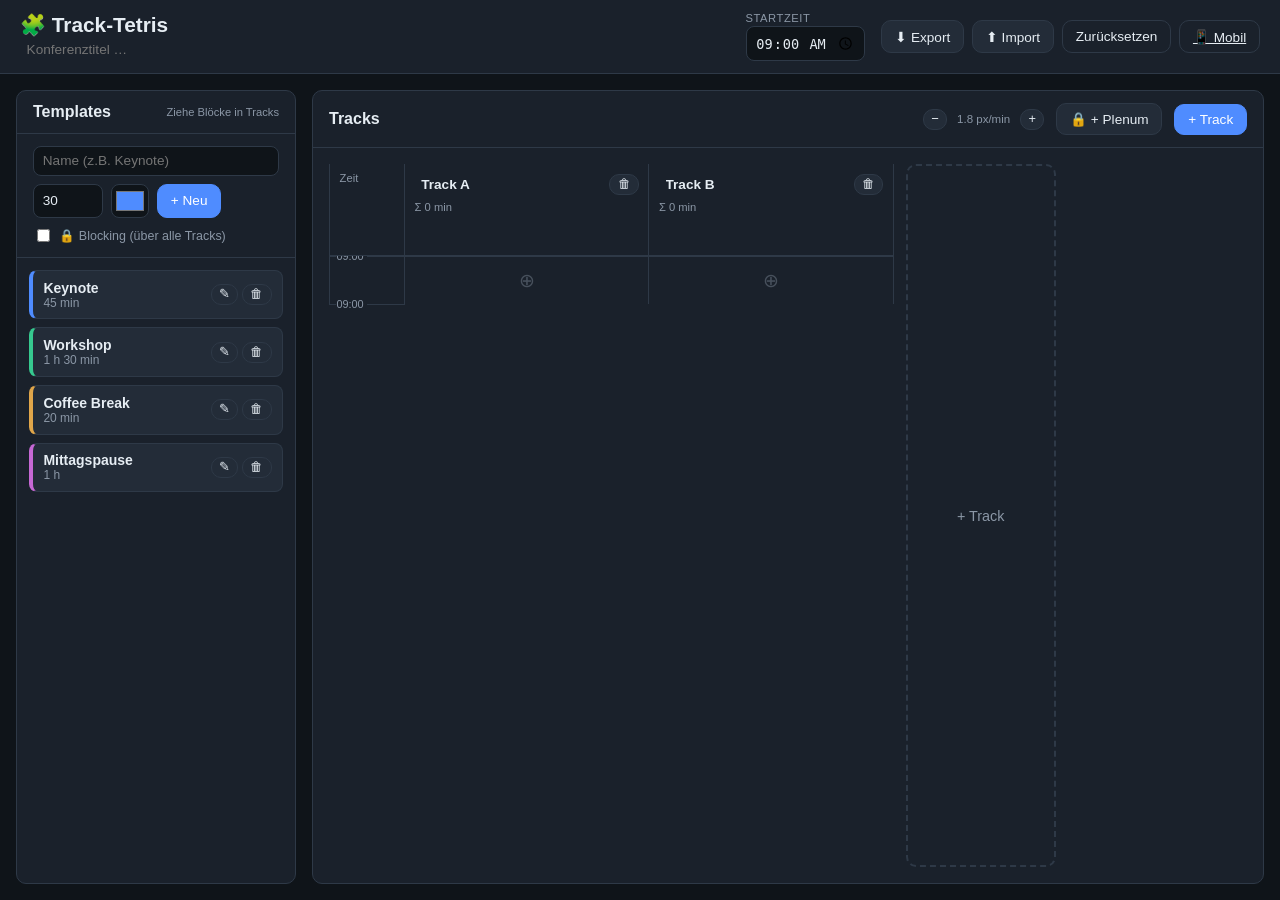
<file: index.html>
<!DOCTYPE html>
<html lang="de">
<head>
  <meta charset="UTF-8" />
  <meta name="viewport" content="width=device-width, initial-scale=1.0" />
  <title>Track-Tetris – Konferenz-Zeitplaner</title>
  <link rel="stylesheet" href="styles.css?v=7c915bd" />
  <script>
    // Mobilgeräte direkt auf die Mobil-Version leiten (außer der Nutzer
    // wählt bewusst Desktop: ?desktop oder zuvor gesetztes Flag).
    (function () {
      try {
        var params = new URLSearchParams(location.search);
        if (params.has('desktop')) sessionStorage.setItem('tt-force-desktop', '1');
        var forced = sessionStorage.getItem('tt-force-desktop');
        var isMobile = window.matchMedia('(max-width: 700px)').matches ||
          /Mobi|Android|iPhone|iPod/i.test(navigator.userAgent);
        if (isMobile && !forced) location.replace('mobile.html');
      } catch (_) { /* im Zweifel Desktop anzeigen */ }
    })();
  </script>
</head>
<body>
  <header class="app-header">
    <div class="brand">
      <h1>🧩 Track-Tetris</h1>
      <input type="text" id="confTitle" class="conf-title" placeholder="Konferenztitel …" maxlength="120" />
    </div>
    <div class="header-controls">
      <label class="start-time">
        Startzeit
        <input type="time" id="startTime" value="09:00" />
      </label>
      <div class="header-buttons">
        <button id="exportBtn" class="btn btn-secondary" title="Als JSON exportieren">⬇ Export</button>
        <button id="importBtn" class="btn btn-secondary" title="JSON laden">⬆ Import</button>
        <input type="file" id="importFile" accept="application/json,.json" hidden />
        <button id="resetBtn" class="btn btn-ghost" title="Alles zurücksetzen">Zurücksetzen</button>
        <a href="mobile.html" class="btn btn-ghost" title="Touch-optimierte Mobil-Version">📱 Mobil</a>
      </div>
    </div>
  </header>

  <main class="layout">
    <!-- Template-Palette -->
    <aside class="palette panel">
      <div class="panel-head">
        <h2>Templates</h2>
        <span class="hint">Ziehe Blöcke in Tracks</span>
      </div>

      <form id="templateForm" class="template-form">
        <input type="text" id="tplName" placeholder="Name (z.B. Keynote)" required />
        <div class="row">
          <input type="number" id="tplDuration" placeholder="Min." min="1" value="30" required />
          <input type="color" id="tplColor" value="#4f8cff" title="Farbe" />
          <button type="submit" class="btn btn-primary">+ Neu</button>
        </div>
        <label class="tpl-blocking" title="Erzeugt beim Platzieren ein Plenum über alle Tracks">
          <input type="checkbox" id="tplBlocking" /> 🔒 Blocking (über alle Tracks)
        </label>
      </form>

      <ul id="templateList" class="template-list"></ul>
    </aside>

    <!-- Track-Board -->
    <section class="board panel">
      <div class="panel-head">
        <h2>Tracks</h2>
        <div class="board-tools">
          <div class="zoom" title="Zeitachse zoomen">
            <button id="zoomOut" class="btn btn-icon" type="button">−</button>
            <span id="zoomLabel" class="zoom-label"></span>
            <button id="zoomIn" class="btn btn-icon" type="button">+</button>
          </div>
          <button id="addPlenumBtn" class="btn btn-secondary" title="Plenum-Block über alle Tracks (z.B. Keynote, Closing)">🔒 + Plenum</button>
          <button id="addTrackBtn" class="btn btn-primary">+ Track</button>
        </div>
      </div>
      <div id="trackBoard" class="track-board"></div>
    </section>
  </main>

  <!-- Edit-Dialog (Blöcke, Lücken, Templates) -->
  <div id="modal" class="modal-overlay" hidden>
    <form id="modalForm" class="modal">
      <h3 id="modalTitle"></h3>
      <div id="modalFields" class="modal-fields"></div>
      <div class="modal-actions">
        <button type="button" id="modalCancel" class="btn btn-ghost">Abbrechen</button>
        <button type="submit" id="modalSave" class="btn btn-primary">Speichern</button>
      </div>
    </form>
  </div>

  <div id="toast" class="toast" hidden></div>

  <script src="core.js?v=7c915bd"></script>
  <script src="app.js?v=7c915bd"></script>
</body>
</html>
</file>
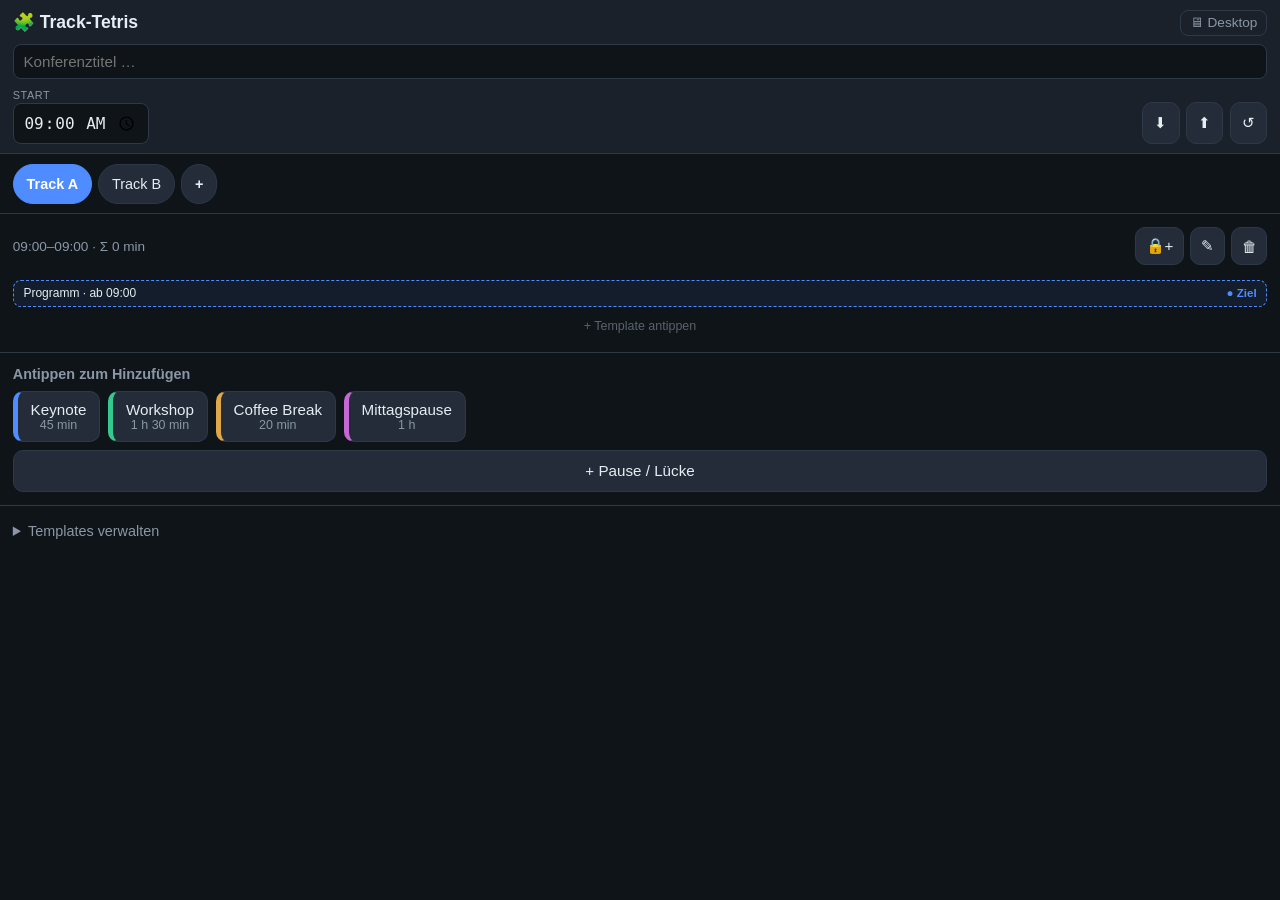
<file: mobile.html>
<!DOCTYPE html>
<html lang="de">
<head>
  <meta charset="UTF-8" />
  <meta name="viewport" content="width=device-width, initial-scale=1.0, maximum-scale=1.0, user-scalable=no" />
  <title>Track-Tetris Mobil</title>
  <link rel="stylesheet" href="mobile.css?v=7c915bd" />
</head>
<body>
  <header class="m-header">
    <div class="m-title">
      <strong>🧩 Track-Tetris</strong>
      <a href="index.html?desktop=1" class="m-link" title="Desktop-Version">🖥 Desktop</a>
    </div>
    <input type="text" id="confTitle" class="m-conf-title" placeholder="Konferenztitel …" maxlength="120" />
    <div class="m-controls">
      <label class="m-start">
        Start
        <input type="time" id="startTime" value="09:00" />
      </label>
      <div class="m-iobtns">
        <button id="exportBtn" class="m-btn" title="Export">⬇</button>
        <button id="importBtn" class="m-btn" title="Import">⬆</button>
        <input type="file" id="importFile" accept="application/json,.json" hidden />
        <button id="resetBtn" class="m-btn" title="Zurücksetzen">↺</button>
      </div>
    </div>
  </header>

  <!-- Track-Auswahl -->
  <nav class="m-tabs" id="trackTabs"></nav>

  <!-- Aktiver Track: Zeitplan -->
  <section class="m-panel">
    <div class="m-panel-head">
      <span id="trackSummary" class="m-summary"></span>
      <div class="m-track-actions">
        <button id="addPlenumBtn" class="m-btn" title="Plenum über alle Tracks">🔒+</button>
        <button id="renameTrackBtn" class="m-btn" title="Track umbenennen">✎</button>
        <button id="delTrackBtn" class="m-btn" title="Track löschen">🗑</button>
      </div>
    </div>
    <ul id="blockList" class="m-blocks"></ul>
  </section>

  <!-- Hinzufügen: Templates antippen -->
  <section class="m-palette">
    <h2>Antippen zum Hinzufügen <span id="addTarget" class="m-target"></span></h2>
    <div id="tplButtons" class="m-tpl-buttons"></div>
    <button id="addGapBtn" class="m-btn m-wide">+ Pause / Lücke</button>
  </section>

  <!-- Templates verwalten -->
  <details class="m-manage">
    <summary>Templates verwalten</summary>
    <form id="templateForm" class="m-tpl-form">
      <input type="text" id="tplName" placeholder="Name (z.B. Keynote)" required />
      <div class="m-row">
        <input type="number" id="tplDuration" placeholder="Min." min="1" value="30" required />
        <input type="color" id="tplColor" value="#4f8cff" />
        <button type="submit" class="m-btn m-primary">+ Neu</button>
      </div>
      <label class="m-check"><input type="checkbox" id="tplBlocking" /> 🔒 Blocking (über alle Tracks)</label>
    </form>
    <ul id="tplManageList" class="m-tpl-manage"></ul>
  </details>

  <!-- Edit-Dialog -->
  <div id="modal" class="m-modal-overlay" hidden>
    <form id="modalForm" class="m-modal">
      <h3 id="modalTitle"></h3>
      <div id="modalFields" class="m-modal-fields"></div>
      <div class="m-modal-actions">
        <button type="button" id="modalCancel" class="m-btn">Abbrechen</button>
        <button type="submit" class="m-btn m-primary">Speichern</button>
      </div>
    </form>
  </div>

  <div id="toast" class="m-toast" hidden></div>

  <script src="core.js?v=7c915bd"></script>
  <script src="mobile.js?v=7c915bd"></script>
</body>
</html>
</file>
<file: styles.css>
:root {
  --bg: #0f1419;
  --panel: #1a212b;
  --panel-2: #232c38;
  --border: #2e3947;
  --text: #e6edf3;
  --muted: #8b97a6;
  --primary: #4f8cff;
  --primary-dark: #3b6fd4;
  --danger: #ff5f56;
  --radius: 10px;
  --shadow: 0 4px 14px rgba(0, 0, 0, 0.35);
}

* { box-sizing: border-box; }

html, body {
  margin: 0;
  height: 100%;
}

body {
  background: var(--bg);
  color: var(--text);
  font-family: -apple-system, BlinkMacSystemFont, "Segoe UI", Roboto, Helvetica, Arial, sans-serif;
  font-size: 14px;
  display: flex;
  flex-direction: column;
}

/* Header */
.app-header {
  display: flex;
  align-items: center;
  justify-content: space-between;
  gap: 1rem;
  padding: 0.75rem 1.25rem;
  background: var(--panel);
  border-bottom: 1px solid var(--border);
  flex-wrap: wrap;
}

.brand h1 {
  margin: 0;
  font-size: 1.3rem;
}

.brand .subtitle {
  color: var(--muted);
  font-size: 0.8rem;
}
.conf-title {
  display: block;
  margin-top: 2px;
  width: 240px;
  max-width: 50vw;
  background: transparent;
  border: 1px solid transparent;
  color: var(--muted);
  font-size: 0.85rem;
  padding: 0.15rem 0.35rem;
}
.conf-title:hover { border-color: var(--border); }
.conf-title:focus { color: var(--text); border-color: var(--primary); background: var(--bg); }

.header-controls {
  display: flex;
  align-items: center;
  gap: 1rem;
  flex-wrap: wrap;
}

.start-time {
  display: flex;
  flex-direction: column;
  font-size: 0.7rem;
  color: var(--muted);
  text-transform: uppercase;
  letter-spacing: 0.05em;
}

.start-time input {
  margin-top: 2px;
}

.header-buttons {
  display: flex;
  gap: 0.5rem;
}

/* Buttons */
.btn {
  border: 1px solid var(--border);
  background: var(--panel-2);
  color: var(--text);
  padding: 0.45rem 0.8rem;
  border-radius: var(--radius);
  cursor: pointer;
  font-size: 0.85rem;
  transition: background 0.15s, border-color 0.15s, transform 0.05s;
}

.btn:hover { background: #2c3744; }
.btn:active { transform: translateY(1px); }

.btn-primary {
  background: var(--primary);
  border-color: var(--primary);
  color: #fff;
}
.btn-primary:hover { background: var(--primary-dark); }

.btn-ghost { background: transparent; }
.btn-secondary { }

.btn-icon {
  padding: 0.2rem 0.45rem;
  font-size: 0.8rem;
  line-height: 1;
}

input, select {
  background: var(--bg);
  border: 1px solid var(--border);
  color: var(--text);
  border-radius: 8px;
  padding: 0.4rem 0.55rem;
  font-size: 0.85rem;
}
input:focus, select:focus { outline: 2px solid var(--primary); outline-offset: -1px; }
input[type="color"] { padding: 2px; width: 38px; height: 34px; cursor: pointer; }

/* Layout */
.layout {
  flex: 1;
  display: grid;
  grid-template-columns: 280px 1fr;
  gap: 1rem;
  padding: 1rem;
  min-height: 0;
  overflow: hidden;
}

.panel {
  background: var(--panel);
  border: 1px solid var(--border);
  border-radius: var(--radius);
  display: flex;
  flex-direction: column;
  min-height: 0;
}

.panel-head {
  display: flex;
  align-items: center;
  justify-content: space-between;
  padding: 0.75rem 1rem;
  border-bottom: 1px solid var(--border);
}
.panel-head h2 { margin: 0; font-size: 1rem; }
.panel-head .hint { color: var(--muted); font-size: 0.7rem; }

/* Template palette */
.template-form {
  padding: 0.75rem 1rem;
  border-bottom: 1px solid var(--border);
  display: flex;
  flex-direction: column;
  gap: 0.5rem;
}
.template-form .row {
  display: flex;
  gap: 0.5rem;
}
.template-form #tplName { width: 100%; }
.template-form #tplDuration { width: 70px; }
.tpl-blocking {
  display: flex;
  align-items: center;
  gap: 0.4rem;
  font-size: 0.78rem;
  color: var(--muted);
  cursor: pointer;
}
.tpl-blocking input { width: auto; }

.template-list {
  list-style: none;
  margin: 0;
  padding: 0.75rem;
  overflow-y: auto;
  display: flex;
  flex-direction: column;
  gap: 0.5rem;
}

.template-chip {
  display: flex;
  align-items: center;
  gap: 0.5rem;
  padding: 0.55rem 0.65rem;
  border-radius: 8px;
  border: 1px solid var(--border);
  background: var(--panel-2);
  cursor: grab;
  border-left: 4px solid var(--chip-color, var(--primary));
}
.template-chip:active { cursor: grabbing; }
.template-chip.dragging { opacity: 0.4; }
.template-chip.is-blocking {
  border-style: solid;
  box-shadow: inset 0 0 0 1px var(--chip-color, var(--primary));
}

.template-chip .tpl-info { flex: 1; min-width: 0; }
.template-chip .tpl-name {
  font-weight: 600;
  white-space: nowrap;
  overflow: hidden;
  text-overflow: ellipsis;
}
.template-chip .tpl-dur { color: var(--muted); font-size: 0.75rem; }
.template-chip .tpl-actions { display: flex; gap: 0.25rem; }

.empty-hint {
  color: var(--muted);
  font-size: 0.8rem;
  text-align: center;
  padding: 1rem;
  font-style: italic;
}

/* Board tools / zoom */
.board { overflow: hidden; }
.board-tools { display: flex; align-items: center; gap: 0.75rem; }
.zoom { display: flex; align-items: center; gap: 0.3rem; }
.zoom-label {
  font-size: 0.72rem;
  color: var(--muted);
  min-width: 64px;
  text-align: center;
  font-variant-numeric: tabular-nums;
}

/* Timeline board (horizontal lanes, shared vertical time axis) */
.track-board {
  flex: 1;
  display: flex;
  gap: 0;
  padding: 1rem;
  overflow: auto;
  align-items: flex-start;
}

.lane {
  flex: 0 0 220px;
  display: flex;
  flex-direction: column;
  border-right: 1px solid var(--border);
}
.lane:first-child { border-left: 1px solid var(--border); }

.lane-head {
  position: sticky;
  top: 0;
  z-index: 3;
  height: 92px;
  box-sizing: border-box;
  background: var(--panel);
  border-bottom: 1px solid var(--border);
  padding: 0.5rem 0.6rem;
  display: flex;
  flex-direction: column;
  gap: 0.3rem;
}
.lane-head .track-name-row { display: flex; align-items: center; gap: 0.35rem; }
.lane-head .track-name {
  flex: 1;
  min-width: 0;
  font-weight: 600;
  background: transparent;
  border: 1px solid transparent;
  padding: 0.2rem 0.35rem;
}
.lane-head .track-name:hover { border-color: var(--border); }
.lane-head .track-meta {
  font-size: 0.7rem;
  color: var(--muted);
  display: flex;
  justify-content: space-between;
  font-variant-numeric: tabular-nums;
}
.lane-head .add-gap {
  font-size: 0.72rem;
  padding: 0.25rem 0.4rem;
  align-self: flex-start;
}

/* Ruler lane */
.ruler-lane { flex: 0 0 76px; }
.ruler-lane .lane-head { background: var(--panel); }
.ruler-body { position: relative; flex: 1; }
.ruler-cell {
  position: relative;
  box-sizing: border-box;
  border-top: 1px solid var(--border);
}
.ruler-cell.is-plen { border-top-color: var(--primary); }
.ruler-cell.is-end { height: 0; }
.ruler-time {
  position: absolute;
  top: -1px;
  left: 0.4rem;
  font-size: 0.68rem;
  color: var(--muted);
  font-variant-numeric: tabular-nums;
  transform: translateY(-50%);
  background: var(--panel);
  padding-right: 3px;
}
.ruler-insert {
  position: absolute;
  bottom: 2px;
  left: 2px;
  right: 2px;
  font-size: 0.6rem;
  padding: 1px 0;
  border: 1px dashed var(--border);
  background: transparent;
  color: var(--muted);
  border-radius: 5px;
  cursor: pointer;
  opacity: 0;
  transition: opacity 0.12s;
}
.ruler-cell:hover .ruler-insert { opacity: 1; }
.ruler-insert:hover { border-color: var(--primary); color: var(--primary); }

/* Track body — Abschnitte (seg-zone) + Plenum-Bänder */
.lane-body { position: relative; flex: 1; display: flex; flex-direction: column; }

.seg-zone {
  position: relative;
  box-sizing: border-box;
  display: flex;
  flex-direction: column;
  border-top: 1px solid var(--border);
}
.seg-zone.drag-over { background-color: rgba(79, 140, 255, 0.10); }
.seg-zone.is-slim {
  align-items: center;
  justify-content: center;
  background: repeating-linear-gradient(45deg,
    rgba(139, 151, 166, 0.05) 0, rgba(139, 151, 166, 0.05) 6px,
    transparent 6px, transparent 12px);
}
.seg-slim-hint {
  font-size: 0.62rem;
  color: var(--muted);
  opacity: 0.55;
  pointer-events: none;
  letter-spacing: 0.03em;
}
.seg-zone.is-slim:hover .seg-slim-hint { opacity: 0.9; }
.seg-empty {
  flex: 1;
  display: flex;
  align-items: center;
  justify-content: center;
  color: var(--muted);
  opacity: 0.4;
  font-size: 1.2rem;
  pointer-events: none;
}
.seg-wait {
  background:
    repeating-linear-gradient(45deg,
      rgba(139, 151, 166, 0.07) 0, rgba(139, 151, 166, 0.07) 6px,
      transparent 6px, transparent 12px);
  pointer-events: none;
}

/* Plenum-Band (volle Breite, über alle Tracks gleich) */
.plenum-bar {
  position: relative;
  box-sizing: border-box;
  display: flex;
  flex-direction: column;
  justify-content: center;
  padding: 0.1rem 0.5rem;
  background: color-mix(in srgb, var(--block-color, var(--primary)) 22%, var(--panel));
  border-top: 2px solid var(--block-color, var(--primary));
  border-bottom: 2px solid var(--block-color, var(--primary));
  overflow: hidden;
}
.plenum-name {
  font-weight: 700;
  white-space: nowrap;
  overflow: hidden;
  text-overflow: ellipsis;
}
.plenum-time { font-size: 0.68rem; color: var(--muted); font-variant-numeric: tabular-nums; }
.plenum-actions {
  position: absolute;
  top: 2px;
  right: 3px;
  display: flex;
  gap: 2px;
  opacity: 0;
  transition: opacity 0.12s;
}
.plenum-bar:hover .plenum-actions { opacity: 1; }
.plenum-actions button {
  border: none;
  background: rgba(0, 0, 0, 0.35);
  color: var(--text);
  cursor: pointer;
  font-size: 0.78rem;
  line-height: 1;
  padding: 2px 5px;
  border-radius: 5px;
}
.plenum-actions .act-del:hover { background: var(--danger); color: #fff; }
.plenum-actions .act-edit:hover { background: var(--primary); color: #fff; }

.block {
  position: relative;
  box-sizing: border-box;
  flex: 0 0 auto;
  border-bottom: 1px solid var(--border);
  border-left: 5px solid var(--block-color, var(--primary));
  background: var(--block-bg, var(--panel));
  padding: 0.25rem 0.5rem;
  cursor: grab;
  overflow: hidden;
}
.block:active { cursor: grabbing; }
.block.dragging { opacity: 0.4; }
.block.is-gap {
  border-left-style: dashed;
  background:
    repeating-linear-gradient(45deg,
      rgba(139, 151, 166, 0.10) 0, rgba(139, 151, 166, 0.10) 7px,
      transparent 7px, transparent 14px);
  color: var(--muted);
  font-style: italic;
}
.block-time {
  font-size: 0.68rem;
  color: var(--muted);
  font-variant-numeric: tabular-nums;
  white-space: nowrap;
}
.block-name {
  font-weight: 600;
  white-space: nowrap;
  overflow: hidden;
  text-overflow: ellipsis;
}
.block-dur { font-size: 0.68rem; color: var(--muted); }
.block.is-tiny { padding-top: 0.1rem; padding-bottom: 0.1rem; }
.block.is-tiny .block-time,
.block.is-tiny .block-dur { display: none; }

.block-actions {
  position: absolute;
  top: 3px;
  right: 3px;
  display: flex;
  gap: 2px;
  opacity: 0;
  transition: opacity 0.12s;
}
.block:hover .block-actions { opacity: 1; }
.block-actions button {
  border: none;
  background: rgba(0, 0, 0, 0.35);
  color: var(--text);
  cursor: pointer;
  font-size: 0.78rem;
  line-height: 1;
  padding: 2px 5px;
  border-radius: 5px;
}
.block-actions .act-del:hover { background: var(--danger); color: #fff; }
.block-actions .act-edit:hover { background: var(--primary); color: #fff; }

.block-drop-placeholder {
  height: 0;
  border-top: 3px solid var(--primary);
  box-shadow: 0 0 6px var(--primary);
}
.block-drop-placeholder.plenum-drop {
  border-top: 5px solid #6e7bff;
  box-shadow: 0 0 8px #6e7bff;
  margin: 0 -0.6rem;
}

.add-track-tile {
  flex: 0 0 150px;
  align-self: stretch;
  margin-left: 0.75rem;
  border: 2px dashed var(--border);
  border-radius: var(--radius);
  background: transparent;
  color: var(--muted);
  cursor: pointer;
  font-size: 0.9rem;
}
.add-track-tile:hover { border-color: var(--primary); color: var(--primary); }

/* Modal */
.modal-overlay {
  position: fixed;
  inset: 0;
  background: rgba(0, 0, 0, 0.55);
  display: flex;
  align-items: center;
  justify-content: center;
  z-index: 100;
}
.modal-overlay[hidden] { display: none; }
.modal {
  background: var(--panel);
  border: 1px solid var(--border);
  border-radius: var(--radius);
  box-shadow: var(--shadow);
  width: min(360px, 92vw);
  padding: 1.25rem;
}
.modal h3 { margin: 0 0 1rem; font-size: 1.05rem; }
.modal-fields { display: flex; flex-direction: column; gap: 0.75rem; }
.modal-field { display: flex; flex-direction: column; gap: 0.25rem; }
.modal-field label { font-size: 0.72rem; color: var(--muted); text-transform: uppercase; letter-spacing: 0.04em; }
.modal-field input { width: 100%; }
.modal-field.is-check { flex-direction: row; align-items: center; gap: 0.5rem; }
.modal-field.is-check input { width: auto; }
.modal-field.is-check label { text-transform: none; letter-spacing: 0; font-size: 0.85rem; color: var(--text); }
.modal-actions { display: flex; justify-content: flex-end; gap: 0.5rem; margin-top: 1.25rem; }

/* Toast */
.toast {
  position: fixed;
  bottom: 1.25rem;
  left: 50%;
  transform: translateX(-50%);
  background: var(--panel-2);
  border: 1px solid var(--border);
  box-shadow: var(--shadow);
  padding: 0.7rem 1.1rem;
  border-radius: var(--radius);
  z-index: 50;
}

@media (max-width: 720px) {
  .layout { grid-template-columns: 1fr; overflow: visible; }
  body { overflow: auto; }
}
</file>
<file: mobile.css>
:root {
  --bg: #0f1419;
  --panel: #1a212b;
  --panel-2: #232c38;
  --border: #2e3947;
  --text: #e6edf3;
  --muted: #8b97a6;
  --primary: #4f8cff;
  --primary-dark: #3b6fd4;
  --danger: #ff5f56;
  --radius: 10px;
}

* { box-sizing: border-box; -webkit-tap-highlight-color: transparent; }

body {
  margin: 0;
  background: var(--bg);
  color: var(--text);
  font-family: -apple-system, BlinkMacSystemFont, "Segoe UI", Roboto, Helvetica, Arial, sans-serif;
  font-size: 15px;
  padding-bottom: 2rem;
}

input {
  background: var(--bg);
  border: 1px solid var(--border);
  color: var(--text);
  border-radius: 8px;
  padding: 0.5rem 0.6rem;
  font-size: 1rem;
}
input[type="color"] { padding: 2px; width: 44px; height: 40px; }

/* Buttons – touch-freundlich groß */
.m-btn {
  border: 1px solid var(--border);
  background: var(--panel-2);
  color: var(--text);
  padding: 0.55rem 0.8rem;
  border-radius: var(--radius);
  font-size: 0.95rem;
  cursor: pointer;
  min-height: 42px;
}
.m-btn:active { background: #2c3744; }
.m-primary { background: var(--primary); border-color: var(--primary); color: #fff; }
.m-wide { width: 100%; margin-top: 0.5rem; }

/* Header */
.m-header {
  position: sticky;
  top: 0;
  z-index: 5;
  background: var(--panel);
  border-bottom: 1px solid var(--border);
  padding: 0.6rem 0.8rem;
}
.m-title { display: flex; align-items: center; justify-content: space-between; }
.m-title strong { font-size: 1.1rem; }
.m-link {
  color: var(--muted);
  text-decoration: none;
  font-size: 0.85rem;
  border: 1px solid var(--border);
  padding: 0.3rem 0.55rem;
  border-radius: 8px;
}
.m-conf-title {
  width: 100%;
  margin-top: 0.5rem;
  font-size: 0.95rem;
}
.m-controls {
  display: flex;
  align-items: flex-end;
  justify-content: space-between;
  gap: 0.75rem;
  margin-top: 0.6rem;
}
.m-start {
  display: flex;
  flex-direction: column;
  font-size: 0.68rem;
  color: var(--muted);
  text-transform: uppercase;
  letter-spacing: 0.05em;
  gap: 2px;
}
.m-iobtns { display: flex; gap: 0.4rem; }
.m-iobtns .m-btn { padding: 0.5rem 0.7rem; }

/* Track-Tabs */
.m-tabs {
  display: flex;
  gap: 0.4rem;
  padding: 0.6rem 0.8rem;
  overflow-x: auto;
  border-bottom: 1px solid var(--border);
}
.m-tab {
  flex: 0 0 auto;
  border: 1px solid var(--border);
  background: var(--panel-2);
  color: var(--text);
  padding: 0.45rem 0.8rem;
  border-radius: 999px;
  font-size: 0.9rem;
  cursor: pointer;
  min-height: 40px;
}
.m-tab.active { background: var(--primary); border-color: var(--primary); color: #fff; font-weight: 600; }
.m-tab-add { font-weight: 700; }

/* Panel */
.m-panel { padding: 0.8rem; }
.m-panel-head {
  display: flex;
  align-items: center;
  justify-content: space-between;
  margin-bottom: 0.6rem;
}
.m-summary { font-size: 0.85rem; color: var(--muted); }
.m-track-actions { display: flex; gap: 0.4rem; }
.m-track-actions .m-btn { padding: 0.4rem 0.6rem; min-height: 38px; }

/* Block-Liste */
.m-blocks { list-style: none; margin: 0; padding: 0; display: flex; flex-direction: column; gap: 0.5rem; }
.m-block {
  display: flex;
  align-items: stretch;
  border: 1px solid var(--border);
  border-left: 5px solid var(--block-color, var(--primary));
  border-radius: var(--radius);
  background: var(--panel);
  overflow: hidden;
}
.m-block.is-gap {
  border-left-style: dashed;
  background:
    repeating-linear-gradient(45deg,
      rgba(139,151,166,0.10) 0, rgba(139,151,166,0.10) 7px,
      transparent 7px, transparent 14px);
  font-style: italic;
  color: var(--muted);
}
.m-drag-handle {
  display: flex;
  align-items: center;
  justify-content: center;
  padding: 0 0.55rem;
  color: var(--muted);
  font-size: 1.25rem;
  cursor: grab;
  touch-action: none;          /* Pointer-Drag statt Scrollen */
  border-right: 1px solid var(--border);
  user-select: none;
}
.m-drag-handle:active { cursor: grabbing; }
.m-block.m-dragging {
  opacity: 0.85;
  box-shadow: 0 6px 16px rgba(0, 0, 0, 0.45);
  outline: 2px solid var(--primary);
}
.m-block-main { flex: 1; padding: 0.6rem 0.7rem; min-width: 0; }
.m-block-time { font-size: 0.78rem; color: var(--muted); font-variant-numeric: tabular-nums; }
.m-block-name { font-weight: 600; margin: 1px 0; white-space: nowrap; overflow: hidden; text-overflow: ellipsis; }
.m-block-dur { font-size: 0.78rem; color: var(--muted); }
.m-block-ctrls {
  display: grid;
  grid-template-columns: 1fr 1fr;
  border-left: 1px solid var(--border);
}
.m-block-ctrls button {
  border: none;
  border-left: 1px solid var(--border);
  border-bottom: 1px solid var(--border);
  background: var(--panel-2);
  color: var(--text);
  font-size: 1rem;
  cursor: pointer;
  min-width: 44px;
}
.m-block-ctrls button:active { background: #2c3744; }
.m-block-ctrls .c-del:active { background: var(--danger); color: #fff; }

.m-empty { color: var(--muted); font-style: italic; padding: 0.6rem 1rem; text-align: center; }
.m-seg-empty-hint {
  color: var(--muted);
  opacity: 0.6;
  font-size: 0.78rem;
  padding: 0.25rem 0.6rem 0.4rem;
  text-align: center;
}
.m-add-parallel {
  color: var(--muted);
  font-size: 0.78rem;
  text-align: center;
  padding: 0.4rem 0.6rem;
  border: 1px dashed var(--border);
  border-radius: 8px;
  cursor: pointer;
}
.m-add-parallel:active { background: rgba(79, 140, 255, 0.08); border-color: var(--primary); color: var(--text); }

/* Abschnitts-Kopf (Ziel-Auswahl) */
.m-seg-head {
  display: flex; align-items: center; justify-content: space-between;
  font-size: 0.75rem; color: var(--muted);
  padding: 0.35rem 0.6rem; margin-top: 0.3rem;
  border: 1px dashed var(--border); border-radius: 8px;
  cursor: pointer;
}
.m-seg-head.target { border-color: var(--primary); color: var(--text); background: rgba(79,140,255,0.08); }
.m-seg-pick { font-size: 0.72rem; }
.m-seg-head.target .m-seg-pick { color: var(--primary); font-weight: 600; }

/* Plenum-Zeile (volle Breite) */
.m-plenum {
  display: flex; align-items: stretch;
  border: 1px solid var(--block-color, var(--primary));
  border-radius: var(--radius);
  background: color-mix(in srgb, var(--block-color, var(--primary)) 22%, var(--panel));
  overflow: hidden;
}
.m-plenum .m-block-main { flex: 1; padding: 0.55rem 0.7rem; }
.m-plenum .m-block-name { font-weight: 700; }
.m-plenum-ctrls { grid-template-columns: 1fr; display: grid; }
.m-target { color: var(--primary); font-weight: 600; font-size: 0.82rem; }

/* Palette (Templates antippen) */
.m-palette { padding: 0.8rem; border-top: 1px solid var(--border); }
.m-palette h2 { font-size: 0.9rem; color: var(--muted); margin: 0 0 0.6rem; font-weight: 600; }
.m-tpl-buttons { display: flex; flex-wrap: wrap; gap: 0.5rem; }
.m-tpl-add {
  border: 1px solid var(--border);
  border-left: 5px solid var(--chip-color, var(--primary));
  background: var(--panel-2);
  color: var(--text);
  padding: 0.55rem 0.8rem;
  border-radius: var(--radius);
  cursor: pointer;
  min-height: 46px;
  font-size: 0.95rem;
}
.m-tpl-add:active { background: #2c3744; }
.m-tpl-add .d { color: var(--muted); font-size: 0.78rem; }
.m-tpl-add.is-blocking { box-shadow: inset 0 0 0 1px var(--chip-color, var(--primary)); }
.m-check { display: flex; align-items: center; gap: 0.5rem; color: var(--muted); font-size: 0.85rem; margin-top: 0.5rem; }
.m-check input { width: auto; }
.m-modal-fields .modal-field.is-check { flex-direction: row; align-items: center; gap: 0.5rem; }
.m-modal-fields .modal-field.is-check input { width: auto; }
.m-modal-fields .modal-field.is-check label { text-transform: none; color: var(--text); }

/* Templates verwalten */
.m-manage { padding: 0.8rem; border-top: 1px solid var(--border); }
.m-manage summary { cursor: pointer; color: var(--muted); font-size: 0.9rem; padding: 0.3rem 0; }
.m-tpl-form { display: flex; flex-direction: column; gap: 0.5rem; margin-top: 0.6rem; }
.m-tpl-form input[type="text"] { width: 100%; }
.m-row { display: flex; gap: 0.5rem; }
.m-row #tplDuration { width: 80px; }
.m-tpl-manage { list-style: none; margin: 0.6rem 0 0; padding: 0; display: flex; flex-direction: column; gap: 0.4rem; }
.m-tpl-manage li {
  display: flex; align-items: center; gap: 0.5rem;
  border: 1px solid var(--border);
  border-left: 4px solid var(--chip-color, var(--primary));
  border-radius: 8px; padding: 0.5rem 0.6rem;
}
.m-tpl-manage .name { flex: 1; font-weight: 600; }
.m-tpl-manage .dur { color: var(--muted); font-size: 0.8rem; }
.m-tpl-manage button { border: none; background: transparent; color: var(--muted); font-size: 1rem; cursor: pointer; padding: 0.3rem 0.5rem; }

/* Modal */
.m-modal-overlay {
  position: fixed; inset: 0;
  background: rgba(0,0,0,0.6);
  display: flex; align-items: flex-end; justify-content: center;
  z-index: 100;
}
.m-modal-overlay[hidden] { display: none; }
.m-modal {
  background: var(--panel);
  border-top: 1px solid var(--border);
  border-radius: 16px 16px 0 0;
  width: 100%;
  max-width: 520px;
  padding: 1.25rem 1rem calc(1.25rem + env(safe-area-inset-bottom));
}
.m-modal h3 { margin: 0 0 1rem; }
.m-modal-fields { display: flex; flex-direction: column; gap: 0.75rem; }
.m-modal-fields .modal-field { display: flex; flex-direction: column; gap: 0.25rem; }
.m-modal-fields label { font-size: 0.72rem; color: var(--muted); text-transform: uppercase; letter-spacing: 0.04em; }
.m-modal-fields input { width: 100%; }
.m-modal-actions { display: flex; gap: 0.5rem; margin-top: 1.25rem; }
.m-modal-actions .m-btn { flex: 1; }

/* Toast */
.m-toast {
  position: fixed; left: 50%; bottom: 1.5rem; transform: translateX(-50%);
  background: var(--panel-2); border: 1px solid var(--border);
  padding: 0.7rem 1.1rem; border-radius: var(--radius); z-index: 120;
  max-width: 90vw; text-align: center;
}
</file>
